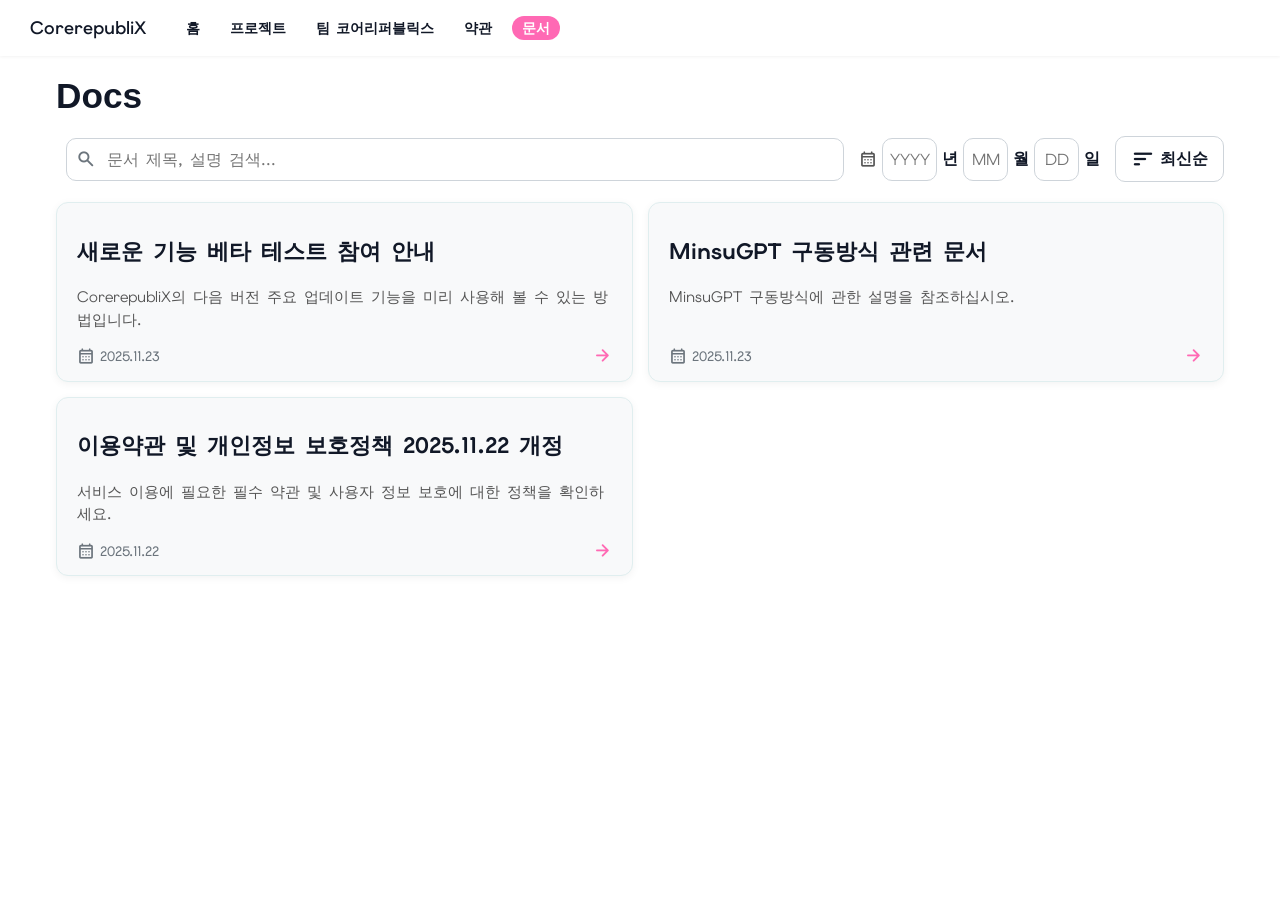
<file: docs.html>
<!DOCTYPE html>
<html lang="ko">
<head>
    <meta charset="UTF-8">
    <meta name="viewport" content="width=device-width, initial-scale=1.0">
    <title>CorerepubliX - 문서</title>
    
    <link rel="icon" href="https://i.postimg.cc/MKBHwqWk/logogogo.png" type="image/png">
    
    <link rel="preconnect" href="https://fonts.googleapis.com">
    <link rel="preconnect" href="https://fonts.gstatic.com" crossorigin>
    <link href="https://fonts.googleapis.com/css2?family=Elms+Sans:ital,wght@0,100..900;1,100..900&display=swap" rel="stylesheet">
    <link href="https://fonts.googleapis.com/icon?family=Material+Symbols+Rounded" rel="stylesheet">
    <link rel="stylesheet" href="https://cdnjs.cloudflare.com/ajax/libs/font-awesome/6.0.0-beta3/css/all.min.css">
    
    <style>
        :root{
            --accent:#111827; 
            font-family: -apple-system, BlinkMacSystemFont, 'Segoe UI', Roboto, 'Noto Sans KR', 'Helvetica Neue', Arial, sans-serif;
            --header-height: 56px; 
            --transition-duration: 0.3s; 
            --blue-accent: #1d6fef;
            --yellow-accent: #ffc107;
            
            /* 추가된 메뉴 관련 변수 */
            --pink-accent: #ff69b4; 
            --light-pink: #ffe6f0; 
            --darker-pink: #ff99cc; 

            /* Docs 페이지용 변수 */
            --doc-card-bg: #f8f9fa; 
            --doc-date-color: #6c757d; 
            --input-border: #ced4da;
            --input-focus-border: var(--pink-accent);
            --select-bg: #ffffff; /* 드롭다운 배경색 */
        }

        /* 폰트 적용 */
        body :is(.header-title, .plus-btn, .action-btn, .message-text, .input-container textarea, .modal-grid-item, .modal-option, .thinking-indicator-text, button, .project-card, .project-page-title, .doc-card-title, .doc-card-description, .doc-card-date, .search-input, .date-input-field, .sort-dropdown-display) {
            font-family: 'Elms Sans', -apple-system, BlinkMacSystemFont, 'Segoe UI', Roboto, 'Noto Sans KR', 'Helvetica Neue', Arial, sans-serif;
        }

        /* Material Symbols 아이콘 스타일 */
        .material-symbols-rounded {
            font-family: 'Material Symbols Rounded';
            font-weight: normal; font-style: normal; font-size: 24px; line-height: 1; letter-spacing: normal; text-transform: none; display: inline-block; white-space: nowrap; word-wrap: normal; direction: ltr; -webkit-font-feature-settings: 'liga'; -webkit-font-smoothing: antialiased;
            font-variation-settings: 'FILL' 0, 'wght' 500, 'GRAD' 0, 'opsz' 24;
        }

        /* 전체 레이아웃 */
        * { box-sizing:border-box; -webkit-tap-highlight-color: transparent; }
        body {
            margin:0; background: #ffffff; color:var(--accent); min-height:100vh;
            padding:0; overflow-x: hidden; display: flex; justify-content: flex-start;
            flex-direction: column;
        }

        .phone{
            width:100%; min-height:100vh; position:relative; margin: 0;
            display:flex; flex-direction:column;
        }

        /* --- 헤더 스타일 --- */
        .header{ display:flex; justify-content:space-between; align-items:center; padding:10px 16px; height: var(--header-height); border-bottom:none; position: fixed; top: 0; left: 0; right: 0; z-index: 1000; background: rgba(255, 255, 255, 0.9); backdrop-filter: blur(8px); box-shadow: 0 1px 3px rgba(0, 0, 0, 0.05); }
        .header-icon{ width:32px; height:32px; display:flex; align-items:center; justify-content:center; color:#111827; cursor: pointer; flex-shrink: 0; }
        .header-left-group { display: flex; align-items: center; }
        .header-title a { font-size: 18px; font-weight: 600; color: var(--accent); margin-left: 0; flex-shrink: 0; text-decoration: none; }
        .header-center { text-align: left; display: flex; justify-content: flex-start; align-items: center; margin-left: 10px; }
        .action-btn.active-link { background-color: var(--pink-accent); color: #ffffff; font-weight: 700; }
        .action-btn.active-link:hover { color: #ffffff; background-color: var(--darker-pink); }
        .action-btn { background-color: transparent; color: var(--accent); font-weight: 600; padding: 4px 10px; border-radius: 16px; display: flex; align-items: center; gap: 4px; font-size: 14px; cursor: pointer; line-height: 1.2; margin-left: 10px; text-decoration: none; transition: color 0.2s; }
        .action-btn:hover { color: var(--pink-accent); }
        .pc-menu-links { display: flex; align-items: center; margin-left: 20px; }
        .mobile-menu-dropdown { position: fixed; top: var(--header-height); left: 0; right: 0; background: #ffffff; box-shadow: 0 4px 6px rgba(0, 0, 0, 0.1); z-index: 999; max-height: 0; opacity: 0; border-radius: 0 0 20px 20px; overflow: hidden; transition: max-height 0.5s cubic-bezier(0.4, 0, 0.2, 1), opacity 0.1s ease-out, padding 0.5s cubic-bezier(0.4, 0, 0.2, 1); padding: 0 16px; }
        .mobile-menu-dropdown.is-open { max-height: 400px; opacity: 1; padding: 10px 16px 16px 16px; transition: max-height 0.5s cubic-bezier(0.4, 0, 0.2, 1), opacity 0.4s ease-in, padding 0.5s cubic-bezier(0.4, 0, 0.2, 1); }
        .mobile-menu-dropdown a { display: block; margin-bottom: 10px; padding: 12px 20px; text-decoration: none; color: var(--accent); font-weight: 600; font-size: 16px; text-align: center; background-color: var(--light-pink); border: 1px solid var(--darker-pink); border-radius: 12px; transition: background-color 0.2s, transform 0.1s; }
        .mobile-menu-dropdown a.active-link { background-color: var(--pink-accent); color: #ffffff; border: 1px solid var(--pink-accent); }
        .mobile-menu-dropdown a:hover { background-color: #ffdaeb; transform: translateY(-1px); }
        
        /* --- 메인 콘텐츠 영역 --- */
        main {
            padding-top: var(--header-height); padding-bottom: 20px; width: 100%; flex-grow: 1; text-align: left;
            max-width: 1200px; margin: 0 auto; padding-left: 16px; padding-right: 16px; 
        }

        .page-title {
            font-size: 2.2em; font-weight: 700; color: var(--accent); margin-top: 20px; margin-bottom: 20px;
            display: block; text-align: left; margin-left: 10px; 
        }
        
        /* --- 검색 및 필터링 UI --- */
        .filter-controls {
            display: flex;
            gap: 15px;
            margin-bottom: 20px;
            margin-left: 10px; 
            align-items: center;
            flex-wrap: wrap; /* 정렬 드롭다운 추가에 따른 줄바꿈 허용 */
        }

        .search-container {
            flex-grow: 1;
            position: relative;
            min-width: 150px; /* PC에서 최소 너비 설정 */
        }

        .search-input {
            width: 100%;
            padding: 10px 15px 10px 40px; 
            border: 1px solid var(--input-border);
            border-radius: 10px;
            font-size: 16px;
            outline: none;
            transition: border-color 0.2s, box-shadow 0.2s;
        }

        .search-input:focus {
            border-color: var(--input-focus-border);
            box-shadow: 0 0 0 3px rgba(255, 105, 180, 0.2); 
        }

        .search-icon {
            position: absolute;
            left: 10px;
            top: 50%;
            transform: translateY(-50%);
            color: #6c757d;
            font-size: 20px;
        }

        /* 날짜 입력 필드 컨테이너 */
        .date-filter-group {
            display: flex;
            gap: 5px;
            align-items: center;
            font-size: 16px;
            color: var(--accent);
            font-weight: 600;
            white-space: nowrap;
        }
        
        .date-input-field {
            width: 55px;
            padding: 10px 5px;
            text-align: center;
            border: 1px solid var(--input-border);
            border-radius: 10px;
            font-size: 16px;
            outline: none;
            transition: border-color 0.2s, box-shadow 0.2s;
            -moz-appearance: textfield; 
        }
        
        .date-input-field::-webkit-outer-spin-button,
        .date-input-field::-webkit-inner-spin-button {
            -webkit-appearance: none;
            margin: 0;
        }

        .date-input-field[name="month"],
        .date-input-field[name="day"] {
            width: 45px;
        }

        .date-input-field:focus {
            border-color: var(--input-focus-border);
            box-shadow: 0 0 0 3px rgba(255, 105, 180, 0.2);
        }

        /* --- 정렬 드롭다운 스타일 (추가됨) --- */
        .sort-dropdown-container {
            position: relative;
            z-index: 50; /* 검색 및 날짜 필터 위에 표시되도록 */
            flex-shrink: 0;
            white-space: nowrap;
        }
        
        .sort-dropdown-display {
            display: flex;
            align-items: center;
            gap: 5px;
            padding: 10px 15px;
            border: 1px solid var(--input-border);
            border-radius: 10px;
            background-color: var(--select-bg);
            color: var(--accent);
            font-size: 16px;
            font-weight: 600;
            cursor: pointer;
            transition: border-color 0.2s, box-shadow 0.2s;
        }
        
        .sort-dropdown-display:hover {
            border-color: var(--pink-accent);
        }
        
        .sort-dropdown-display.active {
            border-color: var(--input-focus-border);
            box-shadow: 0 0 0 3px rgba(255, 105, 180, 0.2);
        }
        
        .sort-dropdown-list {
            position: absolute;
            top: calc(100% + 5px);
            right: 0;
            list-style: none;
            margin: 0;
            padding: 5px 0;
            background-color: var(--select-bg);
            border: 1px solid var(--input-border);
            border-radius: 10px;
            box-shadow: 0 4px 12px rgba(0, 0, 0, 0.1);
            min-width: 150px;
            opacity: 0;
            visibility: hidden;
            transform: translateY(-10px);
            transition: opacity 0.2s, transform 0.2s, visibility 0.2s;
        }
        
        .sort-dropdown-container.open .sort-dropdown-list {
            opacity: 1;
            visibility: visible;
            transform: translateY(0);
        }
        
        .sort-dropdown-list-item {
            padding: 10px 15px;
            font-size: 16px;
            color: var(--accent);
            cursor: pointer;
            transition: background-color 0.2s;
        }
        
        .sort-dropdown-list-item:hover,
        .sort-dropdown-list-item.selected {
            background-color: var(--light-pink);
            color: var(--pink-accent);
            font-weight: 700;
        }


        /* --- 문서 카드 스타일 --- */
        .doc-grid { display: grid; grid-template-columns: 1fr; gap: 15px; width: 100%; }
        .doc-card-link { text-decoration: none; color: inherit; display: block; height: 100%; }
        .doc-card { background: var(--doc-card-bg); border: 1px solid #e0eeef; border-radius: 12px; padding: 15px 20px; text-align: left; box-shadow: 0 2px 8px rgba(0, 0, 0, 0.05); transition: transform 0.2s ease, box-shadow 0.2s ease, background 0.2s, opacity 0.4s; height: 100%; display: flex; flex-direction: column; justify-content: center; }
        .doc-card:hover { transform: translateY(-2px); box-shadow: 0 4px 10px rgba(0, 0, 0, 0.1); background: #ffffff; }
        .doc-card.hidden { display: none; opacity: 0; }
        .doc-card-title { font-size: 1.4em; font-weight: 700; color: var(--accent); margin-bottom: 5px; line-height: 1.3; }
        .doc-card-description { color: #555; font-size: 0.95em; line-height: 1.5; margin-bottom: 10px; flex-grow: 1; }
        .doc-card-footer { display: flex; justify-content: space-between; align-items: center; margin-top: 5px; }
        .doc-card-date { color: var(--doc-date-color); font-size: 0.85em; font-weight: 500; display: flex; align-items: center; gap: 5px; }
        .doc-card-arrow { color: var(--pink-accent); font-size: 1.2em; transition: transform 0.2s; }
        .doc-card-link:hover .doc-card-arrow { transform: translateX(3px); }


        /* --- 미디어 쿼리 (모바일) 수정됨 --- */
        @media (max-width: 768px) {
            .pc-menu-links { display: none; }
            .mobile-only { visibility: visible; display: flex; }
            .page-title { font-size: 1.8em; margin-top: 15px; margin-bottom: 15px; margin-left: 0; }
            
            /* filter-controls의 자식 요소를 왼쪽으로 정렬하고 줄바꿈 */
            .filter-controls { 
                flex-direction: column; 
                gap: 10px; 
                margin-left: 0;
                align-items: flex-start;
            }
            .search-container { 
                order: 1; 
                width: 100%; 
            }
            .date-filter-group { 
                order: 2; 
                justify-content: flex-start; 
                width: 100%; /* 너비를 100%로 늘려 flex-wrap이 제대로 작동하도록 */
                flex-wrap: wrap;
            }
            .date-input-field {
                width: 70px;  
            }
            .sort-dropdown-container {
                order: 3; /* 맨 아래로 이동 */
                width: 100%; /* 너비 100% 사용 */
                margin-top: 5px;
            }
            .sort-dropdown-list {
                right: auto; /* PC에서 오른쪽 정렬 제거 */
                left: 0; /* 왼쪽 정렬 */
                width: 100%; /* 모바일에서 가로 폭 채우기 */
                min-width: 100%;
            }
        }

        /* --- 미디어 쿼리 (PC) --- */
        @media (min-width: 769px) {
            .menu-icon { display: none !important; }
            .pc-menu-links { display: flex; }
            .header { justify-content: flex-start; padding: 10px 30px; }
            .mobile-menu-dropdown { display: none !important; }
            .doc-grid { grid-template-columns: repeat(2, 1fr); max-width: 100%; margin: 0; }
            .page-title { margin-left: 0; }
            .date-filter-group {
                /* PC에서는 줄바꿈 방지 */
                flex-wrap: nowrap;
            }
        }
        
        .mobile-only { visibility: hidden; }
        @media (max-width: 768px) {
            .mobile-only { visibility: visible; }
        }
    </style>
</head>
<body>
    <div class="phone" role="application" aria-label="CorerepubliX Docs UI">
        
        <header class="header" id="mainHeader">
            
            <div class="header-left-group">
                <div class="header-title">
                    <a href="index.html">CorerepubliX</a>
                </div>
                
                <div class="header-center pc-menu-links">
                    <a href="index" class="action-btn">홈</a>
                    <a href="project" class="action-btn">프로젝트</a>
                    <a href="team" class="action-btn">팀 코어리퍼블릭스</a>
                    <a href="terms" class="action-btn">약관</a>
                    <a href="docs" class="action-btn active-link">문서</a>
                </div>
            </div>
            
            <div class="header-icon menu-icon mobile-only" aria-label="메뉴"> 
                <span class="material-symbols-rounded">menu</span>
            </div>
            
        </header>

        <div class="mobile-menu-dropdown" id="mobileDropdown">
            <a href="index">홈</a>
            <a href="project">프로젝트</a>
            <a href="team">팀 코어리퍼블릭스</a>
            <a href="terms">약관</a>
            <a href="docs" class="active-link">문서</a>
        </div>

        <main>
            <div class="page-title">
                Docs
            </div>
            
            <div class="filter-controls">
                <div class="search-container">
                    <span class="material-symbols-rounded search-icon">search</span>
                    <input type="text" id="searchInput" class="search-input" placeholder="문서 제목, 설명 검색...">
                </div>
                
                <div class="date-filter-group">
                    <span class="material-symbols-rounded" style="font-size: 18px; color: #555;">calendar_month</span>
                    
                    <input type="number" id="filterYear" name="year" class="date-input-field" placeholder="YYYY" maxlength="4" min="2000" max="2099">
                    <label for="filterYear">년</label>
                    
                    <input type="number" id="filterMonth" name="month" class="date-input-field" placeholder="MM" maxlength="2" min="1" max="12">
                    <label for="filterMonth">월</label>
                    
                    <input type="number" id="filterDay" name="day" class="date-input-field" placeholder="DD" maxlength="2" min="1" max="31">
                    <label for="filterDay">일</label>
                </div>

                <div class="sort-dropdown-container" id="sortDropdownContainer">
                    <div class="sort-dropdown-display" id="sortDropdownDisplay">
                        <span class="material-symbols-rounded">sort</span>
                        <span id="sortDisplayText">최신순</span>
                    </div>
                    <ul class="sort-dropdown-list" id="sortDropdownList" role="listbox" aria-expanded="false">
                        <li class="sort-dropdown-list-item selected" data-sort-value="desc" role="option" aria-selected="true">최신순</li>
                        <li class="sort-dropdown-list-item" data-sort-value="asc" role="option" aria-selected="false">오래된순</li>
                    </ul>
                </div>

            </div>
            
            <div class="doc-grid" id="docGrid">
                
                <a href="minsugptrun" class="doc-card-link" data-sort-key="20251123">
                    <div class="doc-card" data-published="2025.11.23">
                        <h2 class="doc-card-title">MinsuGPT 구동방식 관련 문서</h2>
                        
                        <p class="doc-card-description">
                            MinsuGPT 구동방식에 관한 설명을 참조하십시오.
                        </p>

                        <div class="doc-card-footer">
                            <span class="doc-card-date">
                                <span class="material-symbols-rounded" style="font-size: 18px;">calendar_month</span>
                                2025.11.23
                            </span>
                            <span class="material-symbols-rounded doc-card-arrow">arrow_forward</span>
                        </div>
                    </div>
                </a>

                
                <a href="terms1122" class="doc-card-link" data-sort-key="20251122">
                    <div class="doc-card" data-published="2025.11.22"> <h2 class="doc-card-title">이용약관 및 개인정보 보호정책 2025.11.22 개정</h2>
                        
                        <p class="doc-card-description">
                            서비스 이용에 필요한 필수 약관 및 사용자 정보 보호에 대한 정책을 확인하세요.
                        </p>

                        <div class="doc-card-footer">
                            <span class="doc-card-date">
                                <span class="material-symbols-rounded" style="font-size: 18px;">calendar_month</span>
                                2025.11.22
                            </span>
                            <span class="material-symbols-rounded doc-card-arrow">arrow_forward</span>
                        </div>
                    </div>
                </a>
                
                <a href="doc-new-feature.html" class="doc-card-link" data-sort-key="20251123_b"> <div class="doc-card" data-published="2025.11.23">
                        <h2 class="doc-card-title">새로운 기능 베타 테스트 참여 안내</h2>
                        
                        <p class="doc-card-description">
                            CorerepubliX의 다음 버전 주요 업데이트 기능을 미리 사용해 볼 수 있는 방법입니다.
                        </p>

                        <div class="doc-card-footer">
                            <span class="doc-card-date">
                                <span class="material-symbols-rounded" style="font-size: 18px;">calendar_month</span>
                                2025.11.23
                            </span>
                            <span class="material-symbols-rounded doc-card-arrow">arrow_forward</span>
                        </div>
                    </div>
                </a>
                
            </div>
            
        </main>
        
    </div>

    <script>
        document.addEventListener('DOMContentLoaded', () => {
            const menuIcon = document.querySelector('.menu-icon');
            const mobileDropdown = document.getElementById('mobileDropdown');
            const pcBreakpoint = 769; 
            
            // 검색/필터링 요소
            const searchInput = document.getElementById('searchInput');
            const filterYear = document.getElementById('filterYear');
            const filterMonth = document.getElementById('filterMonth');
            const filterDay = document.getElementById('filterDay');
            const docGrid = document.getElementById('docGrid');
            let docCards = Array.from(docGrid.querySelectorAll('.doc-card-link')); // 정렬을 위해 Array.from으로 변경

            // 정렬 드롭다운 요소
            const sortDropdownContainer = document.getElementById('sortDropdownContainer');
            const sortDropdownDisplay = document.getElementById('sortDropdownDisplay');
            const sortDropdownList = document.getElementById('sortDropdownList');
            const sortDropdownItems = Array.from(sortDropdownList.querySelectorAll('.sort-dropdown-list-item'));
            const sortDisplayText = document.getElementById('sortDisplayText');
            
            let currentSort = 'desc'; // 기본: 최신순 (DESCending)

            // --- 정렬 로직 ---
            const sortDocs = (sortOrder) => {
                currentSort = sortOrder;

                // 1. 문서 배열 정렬
                docCards.sort((a, b) => {
                    const keyA = a.getAttribute('data-sort-key') || a.querySelector('.doc-card').getAttribute('data-published').replace(/\./g, '');
                    const keyB = b.getAttribute('data-sort-key') || b.querySelector('.doc-card').getAttribute('data-published').replace(/\./g, '');

                    if (keyA < keyB) return sortOrder === 'desc' ? 1 : -1; // 최신순: B가 더 크면(최신이면) B가 앞으로
                    if (keyA > keyB) return sortOrder === 'desc' ? -1 : 1;
                    return 0;
                });

                // 2. DOM 업데이트 (정렬된 순서대로 재배치)
                docCards.forEach(card => {
                    docGrid.appendChild(card);
                });

                // 3. 필터링 다시 적용 (정렬 후 표시/숨김 상태 유지)
                filterDocs(false); // 재정렬 후에는 필터만 적용 (다시 정렬하지 않음)
            };

            // --- 필터링 로직 ---
            const filterDocs = (shouldSort = true) => {
                const searchTerm = searchInput.value.toLowerCase().trim();
                
                // 입력된 날짜 값을 YYYY.MM.DD 형식으로 만듭니다. 
                const year = filterYear.value.padStart(4, '0');
                const month = filterMonth.value.padStart(2, '0');
                const day = filterDay.value.padStart(2, '0');
                
                // 값이 입력된 부분까지만 필터링 기준으로 사용
                let filterDate = '';
                if (filterYear.value) {
                    filterDate += year;
                    if (filterMonth.value) {
                        filterDate += '.' + month;
                        if (filterDay.value) {
                            filterDate += '.' + day;
                        }
                    }
                }

                // 1. 필터링 적용
                docCards.forEach(cardLink => {
                    const card = cardLink.querySelector('.doc-card');
                    const title = card.querySelector('.doc-card-title').textContent.toLowerCase();
                    const description = card.querySelector('.doc-card-description').textContent.toLowerCase();
                    const publishedDate = card.getAttribute('data-published'); // YYYY.MM.DD 형식
                    
                    // a. 검색어 일치 확인
                    const matchesSearch = title.includes(searchTerm) || description.includes(searchTerm);
                    
                    // b. 날짜 필터 일치 확인: publishedDate가 filterDate로 시작하는지 확인
                    const matchesDate = !filterDate || publishedDate.startsWith(filterDate);
                    
                    // 두 조건 모두 만족 시 표시, 아니면 숨김
                    if (matchesSearch && matchesDate) {
                        cardLink.style.display = 'block'; 
                        card.classList.remove('hidden'); 
                    } else {
                        cardLink.style.display = 'none'; 
                        card.classList.add('hidden'); 
                    }
                });

                // 2. 정렬 필요 시 정렬 실행
                if (shouldSort) {
                    sortDocs(currentSort);
                }
            };
            
            // --- 이벤트 리스너 설정 ---

            // 검색어 입력 및 날짜 입력 시 필터 함수 실행 (정렬도 포함)
            searchInput.addEventListener('input', () => filterDocs(true));
            filterYear.addEventListener('input', () => filterDocs(true));
            filterMonth.addEventListener('input', () => filterDocs(true));
            filterDay.addEventListener('input', () => filterDocs(true));


            // --- 정렬 드롭다운 기능 ---

            sortDropdownDisplay.addEventListener('click', (e) => {
                e.stopPropagation();
                sortDropdownContainer.classList.toggle('open');
                sortDropdownDisplay.classList.toggle('active');
                sortDropdownList.setAttribute('aria-expanded', sortDropdownContainer.classList.contains('open'));
            });

            sortDropdownItems.forEach(item => {
                item.addEventListener('click', (e) => {
                    const newSortValue = e.target.getAttribute('data-sort-value');
                    const newSortText = e.target.textContent;

                    if (newSortValue !== currentSort) {
                        // 선택된 값으로 정렬 실행
                        sortDocs(newSortValue);
                        
                        // 드롭다운 UI 업데이트
                        sortDisplayText.textContent = newSortText;
                        sortDropdownItems.forEach(i => i.classList.remove('selected'));
                        e.target.classList.add('selected');

                        // ARIA 속성 업데이트
                        sortDropdownItems.forEach(i => i.setAttribute('aria-selected', 'false'));
                        e.target.setAttribute('aria-selected', 'true');
                    }
                    
                    // 드롭다운 닫기
                    sortDropdownContainer.classList.remove('open');
                    sortDropdownDisplay.classList.remove('active');
                    sortDropdownList.setAttribute('aria-expanded', 'false');
                });
            });

            // 외부 클릭 시 드롭다운 닫기
            document.addEventListener('click', (e) => {
                if (!sortDropdownContainer.contains(e.target)) {
                    sortDropdownContainer.classList.remove('open');
                    sortDropdownDisplay.classList.remove('active');
                    sortDropdownList.setAttribute('aria-expanded', 'false');
                }
            });


            // --- 기존 메뉴 토글 기능 ---
            if (menuIcon && mobileDropdown) {
                menuIcon.addEventListener('click', (e) => {
                    e.stopPropagation(); 
                    mobileDropdown.classList.toggle('is-open');
                });
            }
            
            document.addEventListener('click', (e) => {
                if (window.innerWidth < pcBreakpoint) { 
                    if (mobileDropdown.classList.contains('is-open') && !mobileDropdown.contains(e.target) && !menuIcon.contains(e.target)) {
                        mobileDropdown.classList.remove('is-open');
                    }
                }
            });
            
            const closeDropdownOnResize = () => {
                if (window.innerWidth >= pcBreakpoint && mobileDropdown.classList.contains('is-open')) {
                    mobileDropdown.classList.remove('is-open');
                }
            };

            window.addEventListener('resize', closeDropdownOnResize);
            
            // 초기 정렬 및 필터 적용 (최신순이 기본)
            sortDocs(currentSort);
            filterDocs(false); // 정렬은 이미 했으니 필터만 적용
        });
    </script>
</body>
</html>
</file>
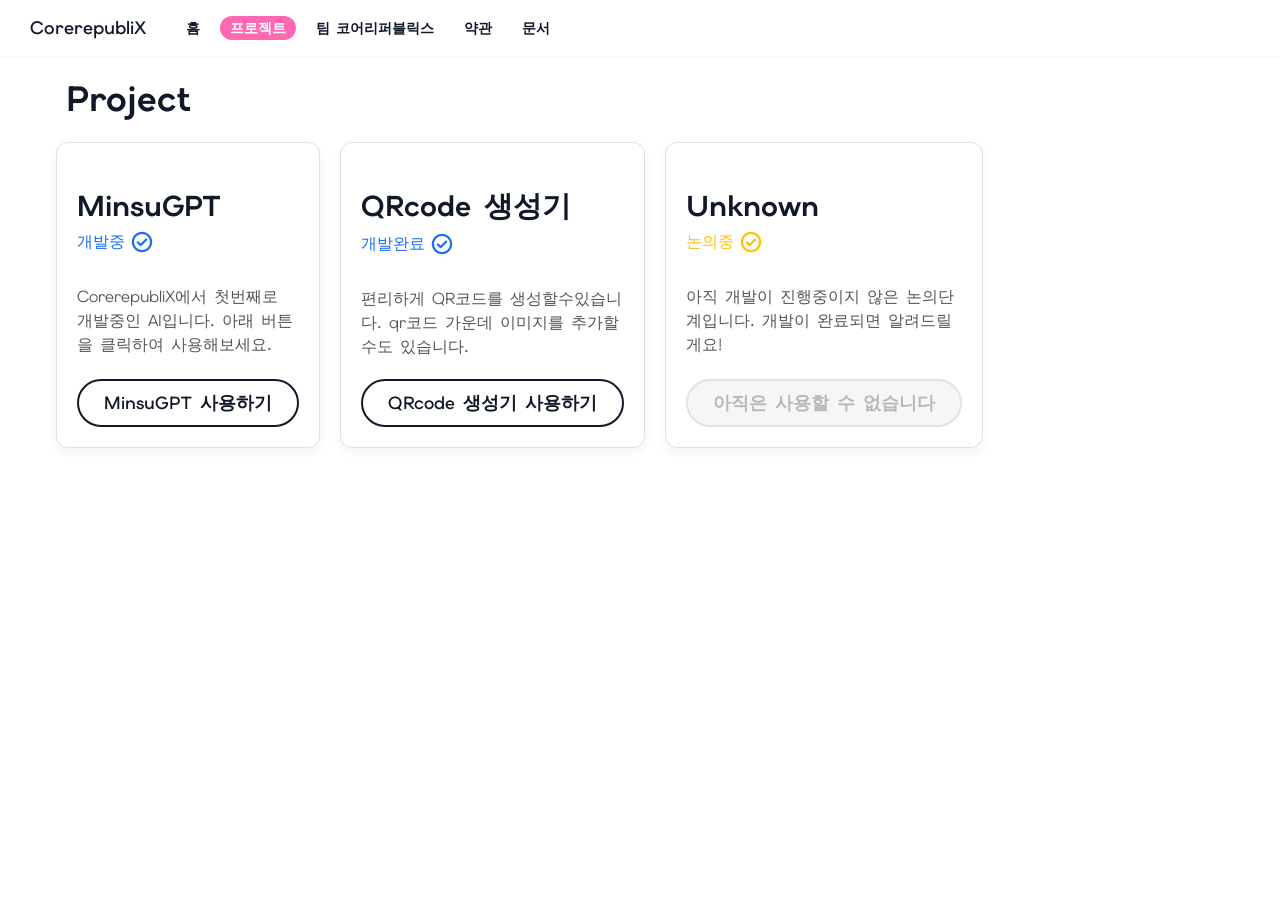
<file: project.html>
<!DOCTYPE html>
<html lang="ko">
<head>
    <meta charset="UTF-8">
    <meta name="viewport" content="width=device-width, initial-scale=1.0">
    <title>CorerepubliX - 프로젝트</title>
    
    <link rel="icon" href="https://i.postimg.cc/MKBHwqWk/logogogo.png" type="image/png">
    
    <link rel="preconnect" href="https://fonts.googleapis.com">
    <link rel="preconnect" href="https://fonts.gstatic.com" crossorigin>
    <link href="https://fonts.googleapis.com/css2?family=Elms+Sans:ital,wght@0,100..900;1,100..900&display=swap" rel="stylesheet">
    <link href="https://fonts.googleapis.com/icon?family=Material+Symbols+Rounded" rel="stylesheet">
    <link rel="stylesheet" href="https://cdnjs.cloudflare.com/ajax/libs/font-awesome/6.0.0-beta3/css/all.min.css">
    
    <link rel="stylesheet" href="project.css">
    <style>
        /* 추가된 CSS 변수 및 스타일은 project.css에 통합되므로 여기서는 최소화 */
        /* project.css 파일이 로드된다고 가정하고, HTML에 필요한 스타일만 추가 */
        .mobile-only {
            visibility: hidden; /* 기본값은 숨김 */
        }
        @media (max-width: 768px) {
            .mobile-only {
                visibility: visible; 
            }
        }
    </style>
</head>
<body>
  <div class="phone" role="application" aria-label="Recore AI UI">
    
    <header class="header" id="mainHeader">
        
        <div class="header-left-group">
            <div class="header-title">
                <a href="index.html">CorerepubliX</a>
            </div>
            
            <div class="header-center pc-menu-links">
                <a href="index" class="action-btn">홈</a>
                <a href="project" class="action-btn active-link">프로젝트</a>
                <a href="team" class="action-btn">팀 코어리퍼블릭스</a>
                <a href="terms" class="action-btn">약관</a>
                <a href="docs" class="action-btn">문서</a>
            </div>
        </div>
        
        <div class="header-icon menu-icon mobile-only" aria-label="메뉴"> 
            <span class="material-symbols-rounded">menu</span>
        </div>
        
    </header>

    <div class="mobile-menu-dropdown" id="mobileDropdown">
        <a href="index">홈</a>
        <a href="project" class="active-link">프로젝트</a>
        <a href="team">팀 코어리퍼블릭스</a>
        <a href="terms">약관</a>
        <a href="docs">문서</a>
    </div>

    <main>
        <div class="project-page-title">
            Project
        </div>
        
        <div class="project-grid">
            
            <div class="project-card">
                <h2 class="card-title">MinsuGPT</h2>
                
                <div class="status-container">
                    <span class="status-text developing">개발중</span>
                    <span class="material-symbols-rounded status-icon developing">check_circle</span>
                </div>

                <p class="card-description">
                    CorerepubliX에서 첫번째로 개발중인 AI입니다. 아래 버튼을 클릭하여 사용해보세요.
                </p>

                <a href="https://minsugpt.kro.kr/chat" class="use-button">MinsuGPT 사용하기</a>
            </div>

 <div class="project-grid">
            
            <div class="project-card">
                <h2 class="card-title">QRcode 생성기</h2>
                
                <div class="status-container">
                    <span class="status-text developing">개발완료</span>
                    <span class="material-symbols-rounded status-icon developing">check_circle</span>
                </div>

                <p class="card-description">
                    편리하게 QR코드를 생성할수있습니다. qr코드 가운데 이미지를 추가할 수도 있습니다.
                </p>

                <a href="https://corerepublix.kro.kr/qrcode" class="use-button">QRcode 생성기 사용하기</a>
            </div>
            
            <div class="project-card">
                <h2 class="card-title">Unknown</h2>
                
                <div class="status-container">
                    <span class="status-text discussing">논의중</span>
                    <span class="material-symbols-rounded status-icon discussing">check_circle</span>
                </div>

                <p class="card-description">
                    아직 개발이 진행중이지 않은 논의단계입니다. 개발이 완료되면 알려드릴게요!
                </p>

                <a href="#" onclick="return false;" class="use-button disabled-button">아직은 사용할 수 없습니다</a>
            </div>
            
            </div>
        
    </main>
    
  </div>

    <script>
        document.addEventListener('DOMContentLoaded', () => {
            const menuIcon = document.querySelector('.menu-icon');
            const mobileDropdown = document.getElementById('mobileDropdown');
            const pcBreakpoint = 769; 

            // --- 모바일 메뉴 드롭다운 토글 기능 ---
            if (menuIcon && mobileDropdown) {
                menuIcon.addEventListener('click', (e) => {
                    e.stopPropagation(); 
                    mobileDropdown.classList.toggle('is-open');
                });
            }
            
            // --- 외부 클릭 시 드롭다운 닫기 기능 ---
            document.addEventListener('click', (e) => {
                if (window.innerWidth < pcBreakpoint) { 
                    if (mobileDropdown.classList.contains('is-open') && !mobileDropdown.contains(e.target) && !menuIcon.contains(e.target)) {
                        mobileDropdown.classList.remove('is-open');
                    }
                }
            });
            
            // --- 화면 크기 변경 감지 (PC/모바일 전환 시 드롭다운 닫기) ---
            const closeDropdownOnResize = () => {
                if (window.innerWidth >= pcBreakpoint && mobileDropdown.classList.contains('is-open')) {
                    mobileDropdown.classList.remove('is-open');
                }
            };

            window.addEventListener('resize', closeDropdownOnResize);
        });
    </script>
</body>
</html>
</file>
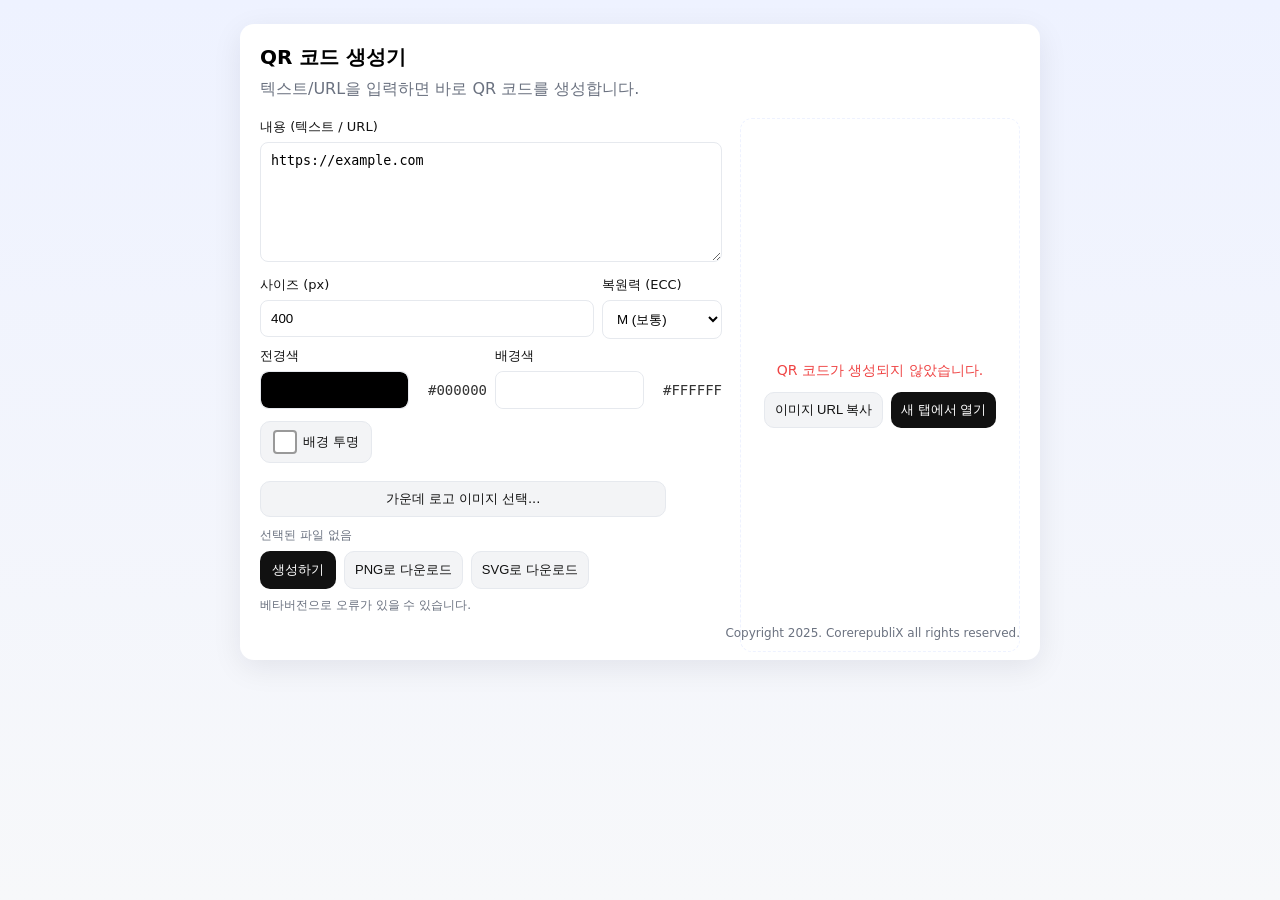
<file: qrcode.html>
<!DOCTYPE html>
<html lang="ko">
<head>
<meta charset="utf-8" />
<meta name="viewport" content="width=device-width,initial-scale=1" />
<title>QR 코드 생성기 — Single HTML</title>
<style>
  :root{--bg:#f7f8fa;--card:#fff;--muted:#6b7280}
  
  /* ================================================= */
  /* ✅ 스크롤 짤림 해결 및 모바일 최적화를 위한 CSS 수정 */
  /* ================================================= */
  html,body{min-height:100%;margin:0;font-family:Inter,system-ui,Segoe UI,Roboto,'Helvetica Neue',Arial}
  body{
    background:linear-gradient(180deg,#eef2ff 0%,var(--bg) 100%);
    display:flex;
    flex-direction: column; 
    align-items: center; 
    justify-content: flex-start; 
    padding:24px;
    min-height: 100vh; /* 뷰포트 전체 높이 확보 */
    box-sizing: border-box; /* padding이 전체 크기에 포함되도록 */
  }
  .card{
    width:100%;
    max-width:800px;
    background:var(--card);
    border-radius:14px;
    padding:20px;
    box-shadow:0 8px 30px rgba(12,18,40,0.08);
    box-sizing: border-box; /* padding이 전체 크기에 포함되도록 */
  }
  
  /* 나머지 스타일은 기존 및 수정된 내용 유지 */
  h1{margin:0 0 8px;font-size:20px}
  p.lead{margin:0 0 18px;color:var(--muted)}
  .grid{display:grid;grid-template-columns:1fr 280px;gap:18px}
  label{font-size:13px;color:#111;margin-bottom:6px;display:block}
  textarea,input,select{width:100%;box-sizing:border-box;padding:10px;border-radius:8px;border:1px solid #e6e9ee;background:#fff}
  textarea{min-height:120px;resize:vertical}
  .controls{display:grid;grid-template-columns:repeat(2,1fr);gap:8px}
  .preview{display:flex;flex-direction:column;align-items:center;justify-content:center;padding:18px;border-radius:12px;border:1px dashed #eef2ff;height:100%}
  .preview img, .preview svg{max-width:100%;height:auto} 
  .row{display:flex;gap:8px;margin-top:10px}
  button{cursor:pointer;padding:10px 12px;border-radius:10px;border:0;background:#111;color:#fff}
  .secondary{background:#f3f4f6;color:#111;border:1px solid #e6e9ee}
  .small{padding:8px 10px;font-size:13px}
  .meta{font-size:12px;color:var(--muted);margin-top:8px} 
  footer{font-size:12px;color:var(--muted);text-align:right;margin-top:12px; width: 100%; max-width: 800px;} 
  .controls-vertical{display:flex;gap:8px;flex-direction:column}
  
  /* 색상 미리보기를 위한 스타일 */
  .color-control-wrapper {
    display: flex;
    gap: 8px;
    align-items: center; 
  }
  .color-control-wrapper input[type="color"] {
    flex-grow: 1; 
    width: auto; 
    -webkit-appearance: none;
    -moz-appearance: none;
    appearance: none;
    height: 38px;
    padding: 0;
    border: 1px solid #e6e9ee;
    border-radius: 8px;
    cursor: pointer;
  }
  .color-control-wrapper input[type="color"]::-webkit-color-swatch-wrapper { padding: 0; }
  .color-control-wrapper input[type="color"]::-webkit-color-swatch { border: none; border-radius: 8px; }
  .color-control-wrapper input[type="color"]::-moz-color-swatch-wrapper { padding: 0; }
  .color-control-wrapper input[type="color"]::-moz-color-swatch { border: none; border-radius: 8px; }

  .color-code {
    font-size: 14px;
    width: 70px; 
    text-align: right;
    color: #333;
    font-family: monospace;
  }
  
  /* 파일 선택 및 체크박스 버튼 스타일 */
  .file-label-wrapper { 
    display: flex; 
    gap: 8px; 
    align-items: center; 
    margin-top: 12px; 
  }
  
  /* ✅ 파일 이름이 길 때 ... 표시되도록 수정 */
  .custom-file-upload {
    cursor: pointer;
    padding: 8px 10px; 
    border-radius: 10px;
    border: 1px solid #e6e9ee;
    background: #f3f4f6;
    color: #111;
    font-size: 13px;
    display: inline-block;
    flex-grow: 1; 
    text-align: center;
    overflow: hidden; 
    white-space: nowrap;
    text-overflow: ellipsis; /* 긴 텍스트 줄임표 처리 */
    max-width: calc(100% - 78px); /* 삭제 버튼 공간 확보 */
  }
  #logoInput { display: none; } 

  .checkbox-label {
    cursor: pointer;
    padding: 8px 12px;
    border-radius: 10px;
    border: 1px solid #e6e9ee;
    background: #f3f4f6;
    color: #111;
    font-size: 13px;
    display: flex; 
    align-items: center;
    gap: 6px;
  }
  .checkbox-label input[type="checkbox"] {
    -webkit-appearance: none;
    -moz-appearance: none;
    appearance: none;
    width: 16px; 
    height: 16px; 
    border: 2px solid #999; 
    border-radius: 4px; 
    margin: 0;
    display: inline-block;
    vertical-align: middle;
    position: relative;
    background: #fff;
    transition: all 0.1s;
  }
  .checkbox-label input[type="checkbox"]:checked {
    background: #111; 
    border-color: #111;
  }
  /* 모던한 체크 아이콘 (V자 border 트릭 사용) */
  .checkbox-label input[type="checkbox"]:checked::after {
    content: ''; 
    position: absolute;
    top: 3px;
    left: 2px;
    width: 5px;
    height: 8px;
    border: solid #fff;
    border-width: 0 2px 2px 0;
    transform: rotate(45deg);
  }

  /* 파일 인풋의 파일 이름 표시용 */
  .file-name-display {
    color: var(--muted);
    font-size: 12px;
    margin-top: 4px;
    height: 14px; 
    overflow: hidden;
    white-space: nowrap;
    text-overflow: ellipsis;
    width: 100%;
    max-width: 800px;
  }
  
  /* ✅ 로고 삭제 버튼 스타일 */
  #removeLogo {
    width: 60px; /* 고정 너비 */
    flex-shrink: 0;
    padding: 8px 10px;
    font-size: 13px;
  }


  @media (max-width:820px){
    /* ✅ 모바일: QR 코드 미리보기가 아래로 오도록 order:-1 제거 */
    .grid{grid-template-columns:1fr;}
    
    /* ✅ 모바일 QR 이미지 크기 조정 및 중앙 정렬 */
    #qrImg {
      max-width: 80% !important; 
    }
  }

  /* loading bar */
  @keyframes loadingBar { from{transform:translateX(-100%)} to{transform:translateX(100%)} }
  .loading-track{width:100%;height:8px;background:#eee;border-radius:6px;overflow:hidden}
  .loading-progress{width:40%;height:100%;background:#6366f1;border-radius:6px;transform:translateX(-100%);animation:loadingBar 1.2s linear infinite}
</style>
</head>
<body>
  <div class="card">
    <h1>QR 코드 생성기</h1>
    <p class="lead">텍스트/URL을 입력하면 바로 QR 코드를 생성합니다.</p>

    <div class="grid">
      <div>
        <label for="data">내용 (텍스트 / URL)</label>
        <textarea id="data" placeholder="https://example.com">https://example.com</textarea>

        <div style="display:flex;gap:8px;margin-top:10px">
          <div style="flex:1">
            <label for="size">사이즈 (px)</label>
            <input id="size" type="number" min="64" max="2000" value="400">
          </div>
          <div style="width:120px">
            <label for="ecc">복원력 (ECC)</label>
            <select id="ecc">
              <option value="L">L (낮음)</option>
              <option value="M" selected>M (보통)</option>
              <option value="Q">Q (높음)</option>
              <option value="H">H (매우높음)</option>
            </select>
          </div>
        </div>

        <div style="display:flex;gap:8px;margin-top:8px;align-items:end">
          <div style="flex:1">
            <label for="fg">전경색</label>
            <div class="color-control-wrapper">
              <input id="fg" type="color" value="#000000">
              <span id="fg-code" class="color-code">#000000</span>
            </div>
          </div>
          <div style="flex:1">
            <label for="bg">배경색</label>
            <div class="color-control-wrapper">
              <input id="bg" type="color" value="#ffffff">
              <span id="bg-code" class="color-code">#ffffff</span>
            </div>
          </div>
        </div>

        <div style="display:flex;gap:8px;margin-top:12px;align-items:center">
          <label class="checkbox-label" for="transparent">
            <input type="checkbox" id="transparent">
            배경 투명
          </label>
        </div>

        <div class="file-label-wrapper">
          <label class="custom-file-upload" for="logoInput">
            가운데 로고 이미지 선택...
          </label>
          <input type="file" id="logoInput" accept="image/*">
          <button id="removeLogo" class="secondary small" style="display:none">삭제</button> 
        </div>
        <div id="fileNameDisplay" class="file-name-display">선택된 파일 없음</div>

        <div class="row">
          <button id="gen">생성하기</button>
          <button id="downloadPng" class="secondary small">PNG로 다운로드</button>
          <button id="downloadSvg" class="secondary small">SVG로 다운로드</button>
        </div>

        <div class="meta">베타버전으로 오류가 있을 수 있습니다.</div>
      </div>

      <div class="preview" id="previewBox">
        <div id="previewInner">
          <div id="loading" style="display:none;width:100%;text-align:center;margin-bottom:10px">
            <div class="loading-track"><div class="loading-progress"></div></div>
            <div style="font-size:12px;margin-top:6px;color:#6b7280">생성 중…</div>
          </div>
          <div id="errorMsg" style="display:none;font-size:14px;color:#ef4444;text-align:center;margin-top:20px">QR 코드가 생성되지 않았습니다.</div>
          <img id="qrImg" alt="QR preview" style="display:none;max-width:100%;height:auto;border-radius:8px;">
        </div>
        <div class="row" style="margin-top:12px">
          <button id="copyURL" class="secondary small">이미지 URL 복사</button>
          <button id="openNew" class="small">새 탭에서 열기</button>
        </div>
      </div>
    </div>

    <footer>Copyright 2025. CorerepubliX all rights reserved.</footer>
  </div>

<script>
// elements
const dataEl = document.getElementById('data');
const sizeEl = document.getElementById('size');
const fgEl = document.getElementById('fg');
const bgEl = document.getElementById('bg');
const eccEl = document.getElementById('ecc');
const genBtn = document.getElementById('gen');
const qrImg = document.getElementById('qrImg');
const downloadPng = document.getElementById('downloadPng');
const downloadSvg = document.getElementById('downloadSvg');
const copyURL = document.getElementById('copyURL');
const openNew = document.getElementById('openNew');
const loadingEl = document.getElementById('loading');
const errorEl = document.getElementById('errorMsg');
const transparentEl = document.getElementById('transparent');
const logoInput = document.getElementById('logoInput');
const removeLogoBtn = document.getElementById('removeLogo'); // ✅ 새 요소
const logoLabelEl = document.querySelector('.custom-file-upload'); // 레이블 엘리먼트 

const fgCodeEl = document.getElementById('fg-code');
const bgCodeEl = document.getElementById('bg-code');
const fileNameDisplay = document.getElementById('fileNameDisplay'); 

let logoData = null; // data URL

// =========================================================
// ✅ 로고 파일 선택 이벤트 핸들러 수정
// =========================================================
logoInput.addEventListener('change', e => {
  const file = e.target.files[0];
  
  if (!file) { 
    handleLogoRemoval(); // 파일 선택 취소 시 제거 처리
    return; 
  }
  
  // 파일 이름 표시 (줄임표는 CSS가 처리)
  fileNameDisplay.textContent = file.name; 
  logoLabelEl.textContent = file.name; 
  removeLogoBtn.style.display = 'inline-block'; // 삭제 버튼 표시
  
  const reader = new FileReader();
  reader.onload = () => { logoData = reader.result; };
  reader.readAsDataURL(file);
});

// =========================================================
// ✅ 로고 삭제 기능 추가
// =========================================================
function handleLogoRemoval() {
  logoData = null; 
  logoInput.value = ''; // 파일 input 초기화
  fileNameDisplay.textContent = '선택된 파일 없음';
  logoLabelEl.textContent = '가운데 로고 이미지 선택...';
  removeLogoBtn.style.display = 'none'; // 삭제 버튼 숨기기
}
removeLogoBtn.addEventListener('click', handleLogoRemoval);


// Function to update color code display
function updateColorDisplay(inputElement, codeElement) {
  const hex = inputElement.value.toUpperCase();
  codeElement.textContent = hex;
}

// Initial color display update
updateColorDisplay(fgEl, fgCodeEl);
updateColorDisplay(bgEl, bgCodeEl);

// Event listeners for color changes
fgEl.addEventListener('input', () => updateColorDisplay(fgEl, fgCodeEl));
bgEl.addEventListener('input', () => updateColorDisplay(bgEl, bgCodeEl));

function buildApiUrl({data,size,fg,bg,ecc,format='png',transparent=false}){
  const params = new URLSearchParams();
  params.set('data', data);
  params.set('size', size + 'x' + size);
  params.set('color', fg.replace('#',''));
  // QR API expects bgcolor in hex or rgb; for transparency use special value if supported
  if(transparent){
    // api.qrserver accepts bgcolor in format r-g-b-a (0-255) as used earlier; use 255-255-255-00
    params.set('bgcolor', '255-255-255-00');
  } else {
    params.set('bgcolor', bg.replace('#',''));
  }
  params.set('ecc', ecc);
  params.set('format', format);
  return 'https://api.qrserver.com/v1/create-qr-code/?' + params.toString();
}

async function fetchImageAsBitmap(url){
  const resp = await fetch(url);
  if(!resp.ok) throw new Error('fetch failed');
  const blob = await resp.blob();
  // createImageBitmap works for png/svg
  return await createImageBitmap(blob);
}

async function generate(format='png'){
  const data = dataEl.value || '';
  if(!data.trim()){ alert('내용을 입력하세요.'); return }
  const size = parseInt(sizeEl.value) || 400;
  const fg = fgEl.value || '#000000';
  const bg = bgEl.value || '#ffffff';
  const ecc = eccEl.value || 'M';
  const transparent = transparentEl.checked;

  loadingEl.style.display='block';
  errorEl.style.display='none';
  qrImg.style.display='none';

  const apiUrl = buildApiUrl({data, size, fg, bg, ecc, format, transparent});

  try{
    // always fetch bitmap so we can composite logo and support transparency
    const baseBitmap = await fetchImageAsBitmap(apiUrl + '&_=' + Date.now());

    // if no logo and not composite-needed, simply set blob url
    let finalDataUrl = null;
    if(!logoData){
      // convert bitmap to blob via canvas to get data URL (preserve alpha)
      const canvas = document.createElement('canvas');
      canvas.width = baseBitmap.width;
      canvas.height = baseBitmap.height;
      const ctx = canvas.getContext('2d');
      ctx.drawImage(baseBitmap,0,0);
      finalDataUrl = canvas.toDataURL('image/png');
    } else {
      // composite logo at center with rounded-rect mask
      const canvas = document.createElement('canvas');
      canvas.width = baseBitmap.width;
      canvas.height = baseBitmap.height;
      const ctx = canvas.getContext('2d');
      ctx.drawImage(baseBitmap, 0, 0);

      const logo = new Image();
      logo.src = logoData;
      await new Promise((res, rej)=>{ logo.onload = res; logo.onerror = rej; });

      const logoSize = Math.floor(canvas.width * 0.22);
      const x = (canvas.width - logoSize)/2;
      const y = (canvas.height - logoSize)/2;

      // draw rounded rect background 
      // 로고 배경 곡률 높이고, 투명도 0 (불투명 흰색)
      const radius = Math.round(logoSize * 0.25); 
      const pad = Math.round(logoSize * 0.15); 
      
      ctx.save();
      // 불투명한 흰색 배경
      ctx.fillStyle = 'rgba(255,255,255,1)'; 
      // 약간 더 큰 크기로 배경 흰색 둥근 사각형 그리기
      roundRect(ctx, x - pad/2, y - pad/2, logoSize + pad, logoSize + pad, radius + 2);
      ctx.fill();
      ctx.restore();

      // clip to rounded rect and draw logo
      ctx.save();
      roundRect(ctx, x, y, logoSize, logoSize, radius);
      ctx.clip();
      ctx.drawImage(logo, x, y, logoSize, logoSize);
      ctx.restore();

      finalDataUrl = canvas.toDataURL('image/png');
    }

    qrImg.src = finalDataUrl;
    qrImg.alt = 'QR preview';
    qrImg.style.display = 'block';

  }catch(err){
    console.error(err);
    errorEl.style.display = 'block';
  }finally{
    loadingEl.style.display='none';
  }
}

// helper: rounded rect path
function roundRect(ctx, x, y, w, h, r){
  ctx.beginPath();
  ctx.moveTo(x + r, y);
  ctx.arcTo(x + w, y, x + w, y + h, r);
  ctx.arcTo(x + w, y + h, x, y + h, r);
  ctx.arcTo(x, y + h, x, y, r);
  ctx.arcTo(x, y, x + w, y, r);
  ctx.closePath();
}

// event bindings
genBtn.addEventListener('click', ()=>generate('png'));

downloadPng.addEventListener('click', async ()=>{
  const data = dataEl.value || '';
  if(!data.trim()){ alert('내용을 입력하세요.'); return }
  await generate('png');
  // download currently displayed image
  if(!qrImg.src){ alert('먼저 생성하세요.'); return }
  const a = document.createElement('a');
  a.href = qrImg.src;
  a.download = 'qr.png';
  document.body.appendChild(a); a.click(); a.remove();
});

downloadSvg.addEventListener('click', async ()=>{
  const data = dataEl.value || '';
  if(!data.trim()){ alert('내용을 입력하세요.'); return }
  const size = parseInt(sizeEl.value) || 400;
  const fg = fgEl.value || '#000000';
  const bg = bgEl.value || '#ffffff';
  const ecc = eccEl.value || 'M';
  const transparent = transparentEl.checked;
  const svgUrl = buildApiUrl({data, size, fg, bg, ecc, format:'svg', transparent});

  try{
    const resp = await fetch(svgUrl);
    if(!resp.ok) throw new Error('fetch failed');
    const svgText = await resp.text();
    // if logo present, rasterize and composite then download PNG instead (SVG + logo composition is complex)
    if(logoData){
      const blob = new Blob([svgText],{type:'image/svg+xml'});
      const obj = URL.createObjectURL(blob);
      const img = new Image();
      img.src = obj;
      await new Promise((res, rej) => { img.onload = res; img.onerror = rej; });

      const imageSize = size; 
      
      const canvas = document.createElement('canvas');
      canvas.width = imageSize;
      canvas.height = imageSize;
      const ctx = canvas.getContext('2d');
      ctx.drawImage(img,0,0, imageSize, imageSize); 

      // draw logo same as generate
      const logo = new Image(); logo.src = logoData; await new Promise(res=>logo.onload = res);
      const logoSize = Math.floor(canvas.width * 0.22);
      const x = (canvas.width - logoSize)/2;
      const y = (canvas.height - logoSize)/2;

      // 로고 배경 곡률 높이고, 투명도 0 (불투명 흰색)
      const radius = Math.round(logoSize * 0.25); 
      const pad = Math.round(logoSize * 0.15); 
      
      ctx.fillStyle = 'rgba(255,255,255,1)'; 
      roundRect(ctx, x - pad/2, y - pad/2, logoSize + pad, logoSize + pad, radius + 2); 
      ctx.fill();
      
      ctx.save(); 
      roundRect(ctx, x, y, logoSize, logoSize, radius); 
      ctx.clip(); 
      ctx.drawImage(logo, x, y, logoSize, logoSize); 
      ctx.restore();
      
      const pngUrl = canvas.toDataURL('image/png');
      const a = document.createElement('a'); a.href = pngUrl; a.download = 'qr_with_logo.png'; document.body.appendChild(a); a.click(); a.remove();
      URL.revokeObjectURL(obj);
    } else {
      // download raw svg
      const blob = new Blob([svgText],{type:'image/svg+xml'});
      const url = URL.createObjectURL(blob);
      const a = document.createElement('a'); a.href = url; a.download = 'qr.svg'; document.body.appendChild(a); a.click(); a.remove();
      setTimeout(()=>URL.revokeObjectURL(url),5000);
    }
  }catch(err){ console.error(err); alert('SVG 다운로드 실패'); }
});

copyURL.addEventListener('click', async ()=>{
  const src = qrImg.src;
  if(!src){ alert('먼저 QR 생성하세요.'); return }
  try{ await navigator.clipboard.writeText(src); alert('이미지 URL이 복사되었습니다.'); }catch(e){ alert('복사 실패 — 수동으로 복사하세요.'); }
});

openNew.addEventListener('click', ()=>{
  const src = qrImg.src; if(!src){ alert('먼저 QR 생성하세요.'); return }
  window.open(src, '_blank');
});

// auto generate on load
window.addEventListener('load', ()=>generate('png'));
</script>
</body>
</html>
</file>
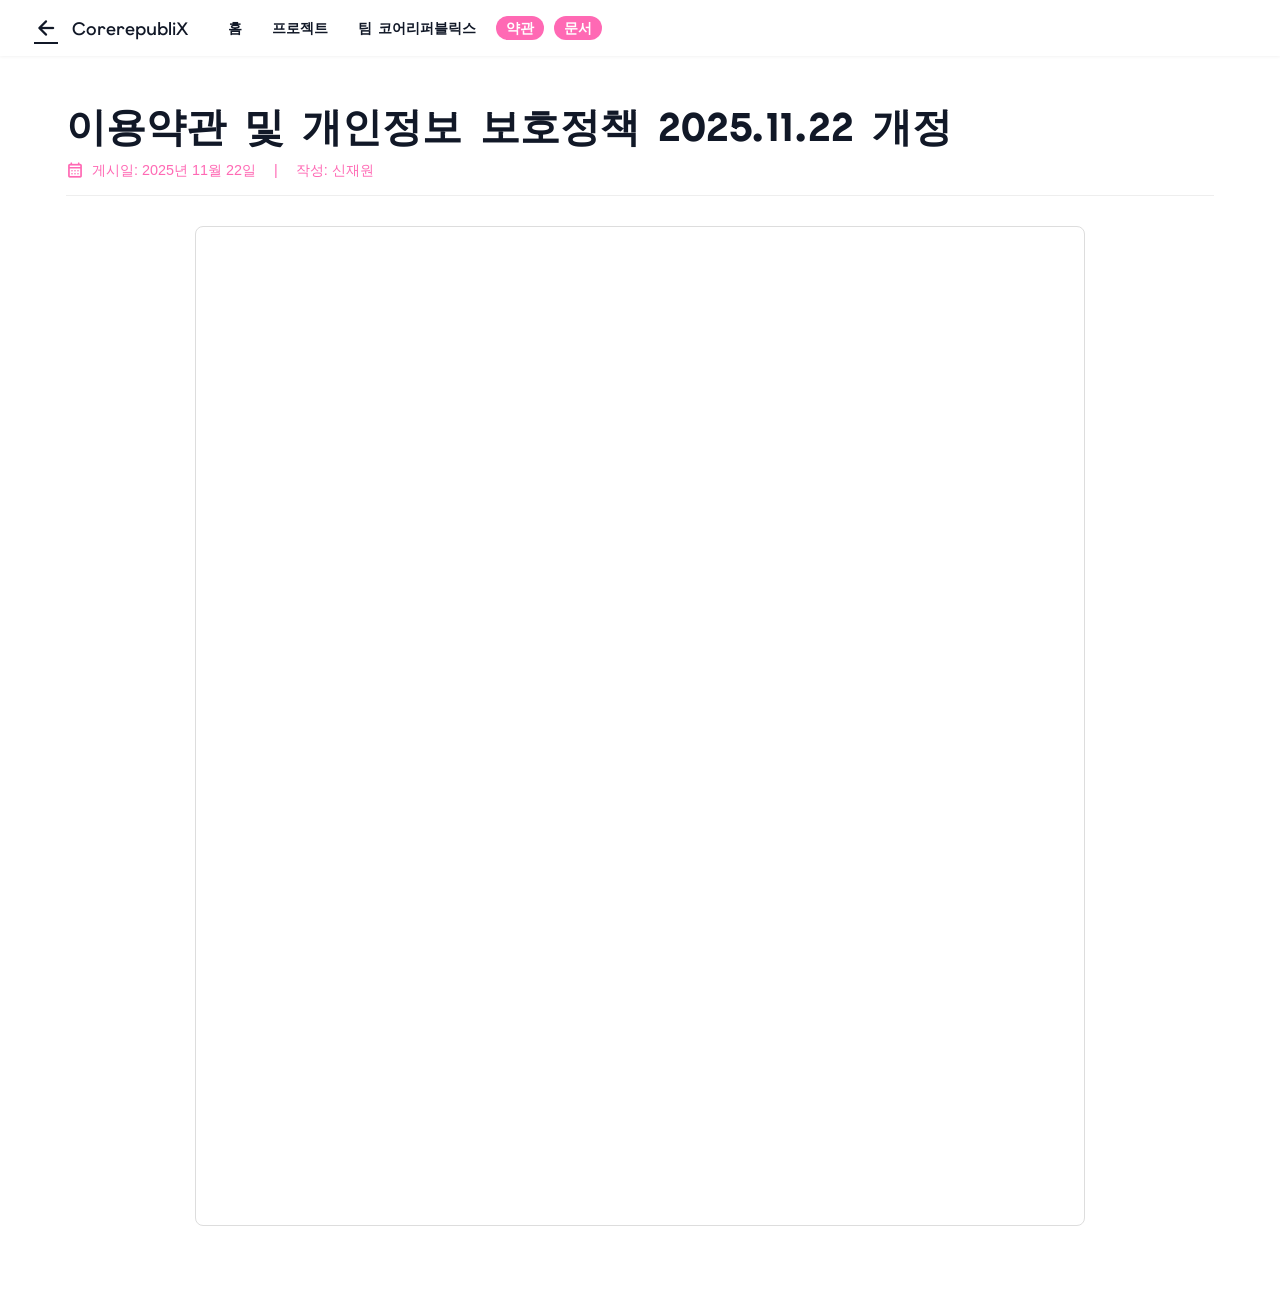
<file: terms1122.html>
<!DOCTYPE html>
<html lang="ko">
<head>
    <meta charset="UTF-8">
    <meta name="viewport" content="width=device-width, initial-scale=1.0">
    <title>CorerepubliX - 문서 상세: 이용약관 및 개인정보 보호정책 2025.11.22 개정</title>
    
    <link rel="icon" href="https://i.postimg.cc/MKBHwqWk/logogogo.png" type="image/png">
    
    <link rel="preconnect" href="https://fonts.googleapis.com">
    <link rel="preconnect" href="https://fonts.gstatic.com" crossorigin>
    <link href="https://fonts.googleapis.com/css2?family=Elms+Sans:ital,wght@0,100..900;1,100..900&display=swap" rel="stylesheet">
    <link href="https://fonts.googleapis.com/icon?family=Material+Symbols+Rounded" rel="stylesheet">
    <link rel="stylesheet" href="https://cdnjs.cloudflare.com/ajax/libs/font-awesome/6.0.0-beta3/css/all.min.css">
    
    <style>
        /* 기본 변수 및 폰트 설정 */
        :root{
            --accent:#111827; 
            font-family: -apple-system, BlinkMacSystemFont, 'Segoe UI', Roboto, 'Noto Sans KR', 'Helvetica Neue', Arial, sans-serif;
            --header-height: 56px; 
            --transition-duration: 0.3s; 
            --blue-accent: #1d6fef;
            --yellow-accent: #ffc107;
            
            --pink-accent: #ff69b4; /* 👈 핑크색 변수 */
            --light-pink: #ffe6f0; 
            --darker-pink: #ff99cc; 

            --doc-card-bg: #f8f9fa; 
            --doc-date-color: #6c757d; 
            --input-border: #ced4da;
            --input-focus-border: var(--pink-accent);
        }

        /* 폰트 적용 */
        body :is(.header-title, .action-btn, .doc-detail-title) {
            font-family: 'Elms Sans', -apple-system, BlinkMacSystemFont, 'Segoe UI', Roboto, 'Noto Sans KR', 'Helvetica Neue', Arial, sans-serif;
        }

        /* Material Symbols 아이콘 스타일 */
        .material-symbols-rounded {
            font-family: 'Material Symbols Rounded';
            font-weight: normal; font-style: normal; font-size: 24px; line-height: 1; letter-spacing: normal; text-transform: none; display: inline-block; white-space: nowrap; word-wrap: normal; direction: ltr; -webkit-font-feature-settings: 'liga'; -webkit-font-smoothing: antialiased;
            font-variation-settings: 'FILL' 0, 'wght' 500, 'GRAD' 0, 'opsz' 24;
        }

        /* 전체 레이아웃 */
        * { box-sizing:border-box; -webkit-tap-highlight-color: transparent; }
        body {
            margin:0; background: #ffffff; color:var(--accent); min-height:100vh;
            padding:0; overflow-x: hidden; display: flex; justify-content: flex-start;
            flex-direction: column;
        }

        .phone{
            width:100%; min-height:100vh; position:relative; margin: 0;
            display:flex; flex-direction:column;
        }

        /* --- 헤더 스타일 --- */
        .header{ display:flex; justify-content:space-between; align-items:center; padding:10px 16px; height: var(--header-height); border-bottom:none; position: fixed; top: 0; left: 0; right: 0; z-index: 1000; background: rgba(255, 255, 255, 0.9); backdrop-filter: blur(8px); box-shadow: 0 1px 3px rgba(0, 0, 0, 0.05); }
        .header-icon{ width:32px; height:32px; display:flex; align-items:center; justify-content:center; color:#111827; cursor: pointer; flex-shrink: 0; }
        .header-left-group { display: flex; align-items: center; }
        .header-title a { font-size: 18px; font-weight: 600; color: var(--accent); margin-left: 0; flex-shrink: 0; text-decoration: none; }
        .header-center { text-align: left; display: flex; justify-content: flex-start; align-items: center; margin-left: 10px; }
        .action-btn.active-link { background-color: var(--pink-accent); color: #ffffff; font-weight: 700; }
        .action-btn.active-link:hover { color: #ffffff; background-color: var(--darker-pink); }
        .action-btn { background-color: transparent; color: var(--accent); font-weight: 600; padding: 4px 10px; border-radius: 16px; display: flex; align-items: center; gap: 4px; font-size: 14px; cursor: pointer; line-height: 1.2; margin-left: 10px; text-decoration: none; transition: color 0.2s; }
        .action-btn:hover { color: var(--pink-accent); }
        .pc-menu-links { display: flex; align-items: center; margin-left: 20px; }
        .mobile-menu-dropdown { position: fixed; top: var(--header-height); left: 0; right: 0; background: #ffffff; box-shadow: 0 4px 6px rgba(0, 0, 0, 0.1); z-index: 999; max-height: 0; opacity: 0; border-radius: 0 0 20px 20px; overflow: hidden; transition: max-height 0.5s cubic-bezier(0.4, 0, 0.2, 1), opacity 0.1s ease-out, padding 0.5s cubic-bezier(0.4, 0, 0.2, 1); padding: 0 16px; }
        .mobile-menu-dropdown.is-open { max-height: 400px; opacity: 1; padding: 10px 16px 16px 16px; transition: max-height 0.5s cubic-bezier(0.4, 0, 0.2, 1), opacity 0.4s ease-in, padding 0.5s cubic-bezier(0.4, 0, 0.2, 1); }
        .mobile-menu-dropdown a { display: block; margin-bottom: 10px; padding: 12px 20px; text-decoration: none; color: var(--accent); font-weight: 600; font-size: 16px; text-align: center; background-color: var(--light-pink); border: 1px solid var(--darker-pink); border-radius: 12px; transition: background-color 0.2s, transform 0.1s; }
        .mobile-menu-dropdown a.active-link { background-color: var(--pink-accent); color: #ffffff; border: 1px solid var(--pink-accent); }
        .mobile-menu-dropdown a:hover { background-color: #ffdaeb; transform: translateY(-1px); }
        
        /* --- 메인 콘텐츠 영역 --- */
        main {
            padding-top: var(--header-height); padding-bottom: 20px; width: 100%; flex-grow: 1; text-align: left;
            max-width: 1200px; margin: 0 auto; padding-left: 16px; padding-right: 16px; 
        }

        /* --- 문서 상세 페이지 스타일 --- */
        .doc-detail-container {
            padding: 20px 10px;
            /* iframe이 중앙에 오도록 설정 */
            display: flex;
            flex-direction: column;
            align-items: center; 
        }

        .doc-detail-title {
            font-size: 2.5em;
            font-weight: 800;
            color: var(--accent);
            margin-bottom: 10px;
            line-height: 1.2;
            width: 100%; /* 제목과 메타정보는 전체 너비를 사용 */
        }

        .doc-detail-meta {
            /* 🚀 텍스트 색상을 핑크색으로 변경 */
            color: var(--pink-accent);
            font-size: 0.9em;
            font-weight: 500;
            margin-bottom: 30px;
            padding-bottom: 15px;
            border-bottom: 1px solid #eee;
            display: flex;
            align-items: center;
            gap: 8px;
            width: 100%; /* 제목과 메타정보는 전체 너비를 사용 */
        }

        /* Google Docs 임베딩을 위한 컨테이너 */
        .doc-detail-content {
            /* <iframe> 높이(1000px)보다 조금 더 크게 설정 */
            min-height: 1050px; 
            width: 100%;
            display: flex; /* 중앙 정렬을 위해 추가 */
            justify-content: center; /* 중앙 정렬을 위해 추가 */
        }

        /* <iframe>의 크기를 HTML 속성으로 지정하므로, 이 CSS는 테두리 스타일만 유지 */
        .doc-embed-iframe {
            border: 1px solid #ddd; 
            border-radius: 8px;
            display: block;
        }

        /* ------------------------------------------- */
        /* 🚀 모바일에서 크기가 작아지는 문제 해결을 위한 CSS */
        /* ------------------------------------------- */
        @media (max-width: 900px) {
            /* 900px 이하에서는 HTML의 고정된 width/height 속성을 무시하고 화면에 맞춤 */
            .doc-detail-content { 
                min-height: 1000px; 
            }
            .doc-detail-content iframe {
                /* ⚠️ 이 부분이 모바일에서 꽉 차게 만드는 핵심입니다. */
                width: 100% !important;
                height: 1000px !important; /* 모바일에서도 높이는 1000px로 유지 */
                margin: 0; 
            }
        }
        
        /* 768px 이하 모바일용 추가 스타일 */
        @media (max-width: 768px) {
            .pc-menu-links { display: none; }
            .mobile-only { visibility: visible; display: flex; }
            .doc-detail-title { font-size: 2.0em; }
            .doc-detail-container { padding: 15px 0; }
        }

        @media (min-width: 769px) {
            .menu-icon { display: none !important; }
            .pc-menu-links { display: flex; }
            .header { justify-content: flex-start; padding: 10px 30px; }
            .mobile-menu-dropdown { display: none !important; }
        }

        .mobile-only { visibility: hidden; }
        @media (max-width: 768px) {
            .mobile-only { visibility: visible; }
        }
    </style>
</head>
<body>
  <div class="phone" role="application" aria-label="CorerepubliX Docs UI">
    
    <header class="header" id="mainHeader">
        
        <div class="header-left-group">
            <a href="docs" class="header-icon" aria-label="문서 목록으로 돌아가기" style="margin-right: 10px;">
                <span class="material-symbols-rounded">arrow_back</span>
            </a>
            
            <div class="header-title">
                <a href="index.html">CorerepubliX</a>
            </div>
            
            <div class="header-center pc-menu-links">
                <a href="index" class="action-btn">홈</a>
                <a href="project" class="action-btn">프로젝트</a>
                <a href="team" class="action-btn">팀 코어리퍼블릭스</a>
                <a href="terms" class="action-btn active-link">약관</a>
                <a href="docs" class="action-btn active-link">문서</a>
            </div>
        </div>
        
        <div class="header-icon menu-icon mobile-only" aria-label="메뉴"> 
            <span class="material-symbols-rounded">menu</span>
        </div>
        
    </header>

    <div class="mobile-menu-dropdown" id="mobileDropdown">
        <a href="index">홈</a>
        <a href="project">프로젝트</a>
        <a href="team">팀 코어리퍼블릭스</a>
        <a href="terms" class="active-link">약관</a>
        <a href="docs" class="active-link">문서</a>
    </div>

    <main>
        <div class="doc-detail-container">
            <h1 class="doc-detail-title">이용약관 및 개인정보 보호정책 2025.11.22 개정</h1>
            
            <div class="doc-detail-meta">
                <span class="material-symbols-rounded" style="font-size: 18px;">calendar_month</span>
                <span>게시일: 2025년 11월 22일</span>
                <span style="margin-left: 10px;">|</span>
                <span style="margin-left: 10px;">작성: 신재원</span>
            </div>
            
            <div class="doc-detail-content">
                <iframe 
                    src="https://docs.google.com/document/d/e/2PACX-1vS-rZM1hYz4AJ_6MxsfZSSIlOMsup1Y6DvhXADZyEFFg-goL612UGBD3_JnUTIidYByXZ01Ri_0NtxB/pub?embedded=true" 
                    frameBorder="0" 
                    height="1000" 
                    width="890" 
                    scrolling="auto"
                    class="doc-embed-iframe"
                    allowfullscreen
                    title="MinsuGPT 문서 상세 내용"
                ></iframe>
            </div>
        </div>
    </main>
    
  </div>

    <script>
        document.addEventListener('DOMContentLoaded', () => {
            const menuIcon = document.querySelector('.menu-icon');
            const mobileDropdown = document.getElementById('mobileDropdown');
            const pcBreakpoint = 901; 
            
            // --- 메뉴 토글 기능 ---
            if (menuIcon && mobileDropdown) {
                menuIcon.addEventListener('click', (e) => {
                    e.stopPropagation(); 
                    mobileDropdown.classList.toggle('is-open');
                });
            }
            
            document.addEventListener('click', (e) => {
                if (window.innerWidth < pcBreakpoint) { 
                    if (mobileDropdown.classList.contains('is-open') && !mobileDropdown.contains(e.target) && !menuIcon.contains(e.target)) {
                        mobileDropdown.classList.remove('is-open');
                    }
                }
            });
            
            const closeDropdownOnResize = () => {
                // PC 화면으로 전환될 때 드롭다운 닫기
                if (window.innerWidth >= pcBreakpoint && mobileDropdown.classList.contains('is-open')) {
                    mobileDropdown.classList.remove('is-open');
                }
            };

            window.addEventListener('resize', closeDropdownOnResize);
        });
    </script>
</body>
</html>
</file>
<file: project.css>
:root{
    --accent:#111827; 
    font-family: -apple-system, BlinkMacSystemFont, 'Segoe UI', Roboto, 'Noto Sans KR', 'Helvetica Neue', Arial, sans-serif;
    --header-height: 56px; 
    --transition-duration: 0.3s; 
    --blue-accent: #1d6fef; /* 개발중 (MinsuGPT) */
    --yellow-accent: #ffc107; /* 논의중 (Unknown) */
    
    /* 추가된 메뉴 관련 변수 */
    --pink-accent: #ff69b4; 
    --light-pink: #ffe6f0; 
    --darker-pink: #ff99cc; 
}

/* 폰트 적용 */
body :is(.header-title, .plus-btn, .action-btn, .message-text, .input-container textarea, .modal-grid-item, .modal-option, .thinking-indicator-text, button, .project-card, .project-page-title) {
    font-family: 'Elms Sans', -apple-system, BlinkMacSystemFont, 'Segoe UI', Roboto, 'Noto Sans KR', 'Helvetica Neue', Arial, sans-serif;
}

/* Material Symbols 아이콘 스타일 */
.material-symbols-rounded {
  font-family: 'Material Symbols Rounded';
  font-weight: normal; font-style: normal; font-size: 24px; line-height: 1; letter-spacing: normal; text-transform: none; display: inline-block; white-space: nowrap; word-wrap: normal; direction: ltr; -webkit-font-feature-settings: 'liga'; -webkit-font-smoothing: antialiased;
  font-variation-settings: 'FILL' 0, 'wght' 500, 'GRAD' 0, 'opsz' 24;
}

/* 전체 레이아웃 */
* { box-sizing:border-box; -webkit-tap-highlight-color: transparent; }
body {
    margin:0; 
    background: #ffffff; 
    color:var(--accent); min-height:100vh;
    padding:0; overflow-x: hidden; 
    display: flex; 
    justify-content: flex-start;
    flex-direction: column;
}

/* .phone 컨테이너에서 max-width 제거하여 전체 너비 사용 */
.phone{
    width:100%; 
    min-height:100vh; 
    position:relative; 
    margin: 0;
    display:flex; 
    flex-direction:column;
}

/* --- 헤더 스타일 --- */
.header{
    display:flex; 
    justify-content:space-between; 
    align-items:center; 
    padding:10px 16px; 
    height: var(--header-height); 
    border-bottom:none;
    position: fixed; 
    top: 0; 
    left: 0; 
    right: 0; 
    z-index: 1000; 
    background: rgba(255, 255, 255, 0.9); 
    backdrop-filter: blur(8px); 
    box-shadow: 0 1px 3px rgba(0, 0, 0, 0.05); 
}

.header-icon{ 
    width:32px; height:32px; display:flex; align-items:center; justify-content:center; color:#111827; cursor: pointer; flex-shrink: 0; 
}
.header-left-group { display: flex; align-items: center; }
.header-title a { 
    font-size: 18px; font-weight: 600; color: var(--accent); margin-left: 0; flex-shrink: 0; 
    text-decoration: none; 
}
.header-right-group { display: flex; align-items: center; gap: 10px; }
.header-center { text-align: left; display: flex; justify-content: flex-start; align-items: center; margin-left: 10px; }

/* --- 메뉴 활성화 링크 스타일 추가 --- */
.action-btn.active-link {
    background-color: var(--pink-accent); 
    color: #ffffff; 
    font-weight: 700;
}

.action-btn.active-link:hover {
    color: #ffffff; 
    background-color: var(--darker-pink);
}

.mobile-menu-dropdown a.active-link {
    background-color: var(--pink-accent); 
    color: #ffffff; 
    border: 1px solid var(--pink-accent);
}

.mobile-menu-dropdown a.active-link:hover {
    background-color: var(--darker-pink);
}
/* ------------------------------------------- */

/* PC 액션 버튼 스타일 */
.action-btn { 
    background-color: transparent; 
    color: var(--accent); 
    font-weight: 600; 
    padding: 4px 10px; 
    border-radius: 16px; 
    display: flex; 
    align-items: center; 
    gap: 4px; 
    font-size: 14px; 
    cursor: pointer; 
    line-height: 1.2; 
    margin-left: 10px;
    text-decoration: none; 
    transition: color 0.2s;
}

.action-btn:hover {
    color: var(--pink-accent); 
}

/* PC 버전 메뉴 링크 컨테이너 */
.pc-menu-links {
    display: flex; 
    align-items: center; 
    margin-left: 20px; 
}

/* --- 모바일 드롭다운 메뉴 스타일 --- */
.mobile-menu-dropdown {
    position: fixed;
    top: var(--header-height); 
    left: 0;
    right: 0;
    background: #ffffff;
    box-shadow: 0 4px 6px rgba(0, 0, 0, 0.1);
    z-index: 999;
    
    max-height: 0;
    opacity: 0;
    border-radius: 0 0 20px 20px; 
    overflow: hidden; 
    
    transition: max-height 0.5s cubic-bezier(0.4, 0, 0.2, 1), 
                opacity 0.1s ease-out,
                padding 0.5s cubic-bezier(0.4, 0, 0.2, 1);
    
    padding: 0 16px; 
}

.mobile-menu-dropdown.is-open {
    max-height: 400px; 
    opacity: 1;
    padding: 10px 16px 16px 16px; 
    transition: max-height 0.5s cubic-bezier(0.4, 0, 0.2, 1), 
                opacity 0.4s ease-in, 
                padding 0.5s cubic-bezier(0.4, 0, 0.2, 1);
}

.mobile-menu-dropdown a {
    display: block;
    margin-bottom: 10px; 
    padding: 12px 20px;
    text-decoration: none;
    color: var(--accent);
    font-weight: 600;
    font-size: 16px;
    text-align: center;
    
    background-color: var(--light-pink); 
    border: 1px solid var(--darker-pink); 
    border-radius: 12px; 
    
    transition: background-color 0.2s, transform 0.1s;
}

.mobile-menu-dropdown a:hover {
    background-color: #ffdaeb; 
    transform: translateY(-1px);
}

.mobile-menu-dropdown a:last-child {
    margin-bottom: 0;
}

/* --- 메인 콘텐츠 영역 --- */
main {
    padding-top: var(--header-height); 
    padding-bottom: 20px; 
    width: 100%; 
    flex-grow: 1; 
    text-align: left;
    
    max-width: 1200px; 
    margin: 0 auto;
    padding-left: 16px; 
    padding-right: 16px; 
}

/* 'Project' 텍스트 스타일 */
.project-page-title {
    font-size: 2.2em;
    font-weight: 700;
    color: var(--accent);
    margin-top: 20px;
    margin-bottom: 20px;
    display: block; 
    text-align: left;
    margin-left: 10px; 
}

/* --- 프로젝트 카드 컨테이너 --- */
.project-grid {
    display: grid;
    grid-template-columns: 1fr; 
    gap: 20px;
    width: 100%;
}

/* --- 프로젝트 카드 스타일 --- */
.project-card {
    background: #ffffff;
    border: 1px solid #e0e0e0;
    border-radius: 12px;
    padding: 20px;
    text-align: left;
    box-shadow: 0 4px 12px rgba(0, 0, 0, 0.05);
    transition: transform 0.2s ease, box-shadow 0.2s ease;
    height: 100%; 
    display: flex;
    flex-direction: column;
}

.project-card:hover {
    transform: translateY(-3px);
    box-shadow: 0 6px 16px rgba(0, 0, 0, 0.1);
}

.card-title {
    font-size: 1.8em;
    font-weight: 700;
    color: var(--accent);
    margin-bottom: 5px;
}

.status-container {
    display: flex;
    align-items: center;
    gap: 5px;
    margin-bottom: 15px;
}

/* 상태별 색상 */
.status-text.developing { color: var(--blue-accent); }
.status-icon.developing { color: var(--blue-accent); }

.status-text.discussing { color: var(--yellow-accent); }
.status-icon.discussing { color: var(--yellow-accent); }

.card-description {
    color: #555;
    font-size: 1em;
    line-height: 1.5;
    margin-bottom: 20px;
    flex-grow: 1; 
}

/* --- 버튼 스타일 --- */
.use-button {
    padding: 10px 25px; 
    background-color: transparent; 
    color: var(--accent); 
    border: 2px solid var(--accent); 
    border-radius: 50px; 
    font-size: 1.1em; 
    font-weight: 600;
    cursor: pointer; 
    transition: background-color var(--transition-duration), color var(--transition-duration), transform 0.1s; 
    box-shadow: none; 
    text-decoration: none;
    display: inline-flex;
    align-self: flex-start; 
    align-items: center;
    justify-content: center;
    
    /* 텍스트 줄바꿈 방지 */
    white-space: nowrap; 
}

/* 호버 시 스타일 변경: 배경 검은색, 텍스트 흰색 */
.use-button:not(.disabled-button):hover { 
    background-color: var(--accent); 
    color: #ffffff;
    transform: translateY(-1px);
}
.use-button:not(.disabled-button):active {
    transform: translateY(0);
}

/* 비활성화된 버튼 스타일 */
.disabled-button {
    cursor: default;
    opacity: 0.6; 
    pointer-events: none; 
    background-color: #f1f1f1 !important; 
    color: #888888 !important; 
    border-color: #d0d0d0 !important; 
}

/* --- 미디어 쿼리 및 PC/모바일 분리 설정 --- */

/* 모바일 환경 (768px 이하): 메뉴 아이콘 표시, PC 버튼 숨김 */
@media (max-width: 768px) {
    .pc-menu-links {
        display: none; 
    }
    .mobile-only {
        /* mobile-only는 HTML에서 .header-icon과 .menu-icon 클래스와 함께 사용됨 */
        visibility: visible;
        display: flex; 
    }
    .project-page-title { 
        font-size: 1.8em; 
        margin-top: 15px; 
        margin-bottom: 15px;
        margin-left: 0; 
    }
    .project-grid {
        max-width: 400px; 
        margin: 0 auto; 
    }
    
    /* 추가: 모바일 환경 (600px 이하)에서 버튼 크기 더 작게 조정 */
    @media (max-width: 600px) {
        .use-button { 
            padding: 6px 15px; /* 패딩을 더 줄여 버튼 크기 축소 */
            font-size: 0.9em; /* 폰트 크기를 더 작게 조정하여 한 줄에 표시 유도 */
        }
    }
}

/* PC 환경 (769px 이상): 메뉴 아이콘 숨김, PC 버튼 표시 */
@media (min-width: 769px) {
    .menu-icon {
        display: none !important; 
    }
    .pc-menu-links {
        display: flex; 
    }
    .header {
        justify-content: flex-start; 
        padding: 10px 30px; 
    }
    .mobile-menu-dropdown {
        display: none !important; 
    }
    .project-grid {
        grid-template-columns: repeat(3, 1fr);
        max-width: 100%; 
        margin: 0; 
    }
}
</file>
